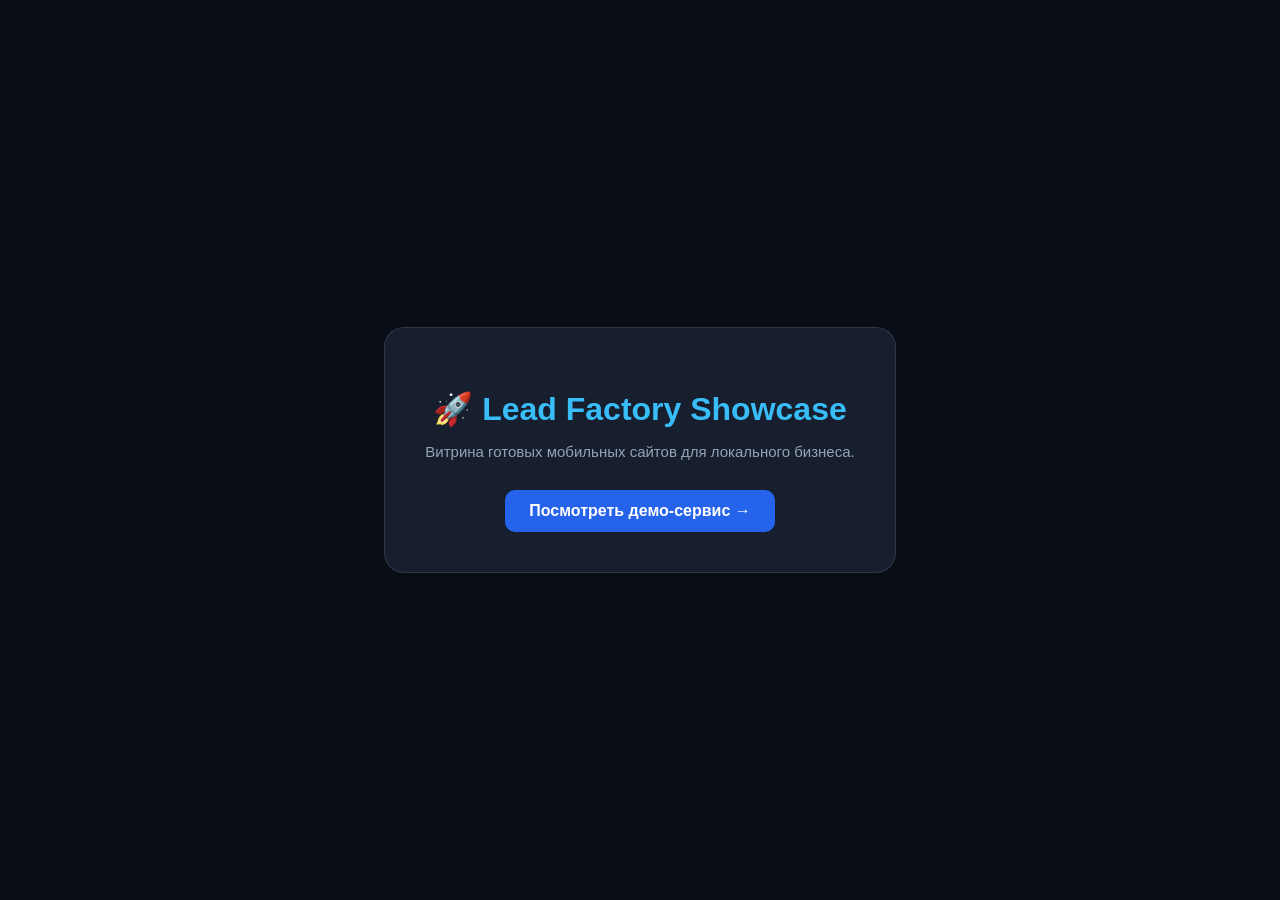
<file: index.html>
<!DOCTYPE html>
<html lang="ru">
<head>
  <meta charset="UTF-8">
  <meta name="viewport" content="width=device-width, initial-scale=1.0">
  <title>Lead Factory Demos Showcase</title>
  <style>
    body { font-family: -apple-system, BlinkMacSystemFont, 'Segoe UI', Roboto, sans-serif; background: #090d16; color: #f8fafc; display: flex; align-items: center; justify-content: center; min-height: 100vh; margin: 0; }
    .box { background: rgba(30, 41, 59, 0.7); border: 1px solid rgba(255,255,255,0.1); padding: 40px; border-radius: 20px; text-align: center; max-width: 500px; backdrop-filter: blur(10px); }
    h1 { color: #38bdf8; margin-bottom: 8px; }
    p { color: #94a3b8; font-size: 15px; }
    a.btn { display: inline-block; background: #2563eb; color: #fff; text-decoration: none; padding: 12px 24px; border-radius: 10px; font-weight: bold; margin-top: 15px; }
  </style>
</head>
<body>
  <div class="box">
    <h1>🚀 Lead Factory Showcase</h1>
    <p>Витрина готовых мобильных сайтов для локального бизнеса.</p>
    <a href="demo/" class="btn">Посмотреть демо-сервис →</a>
  </div>
</body>
</html>
</file>
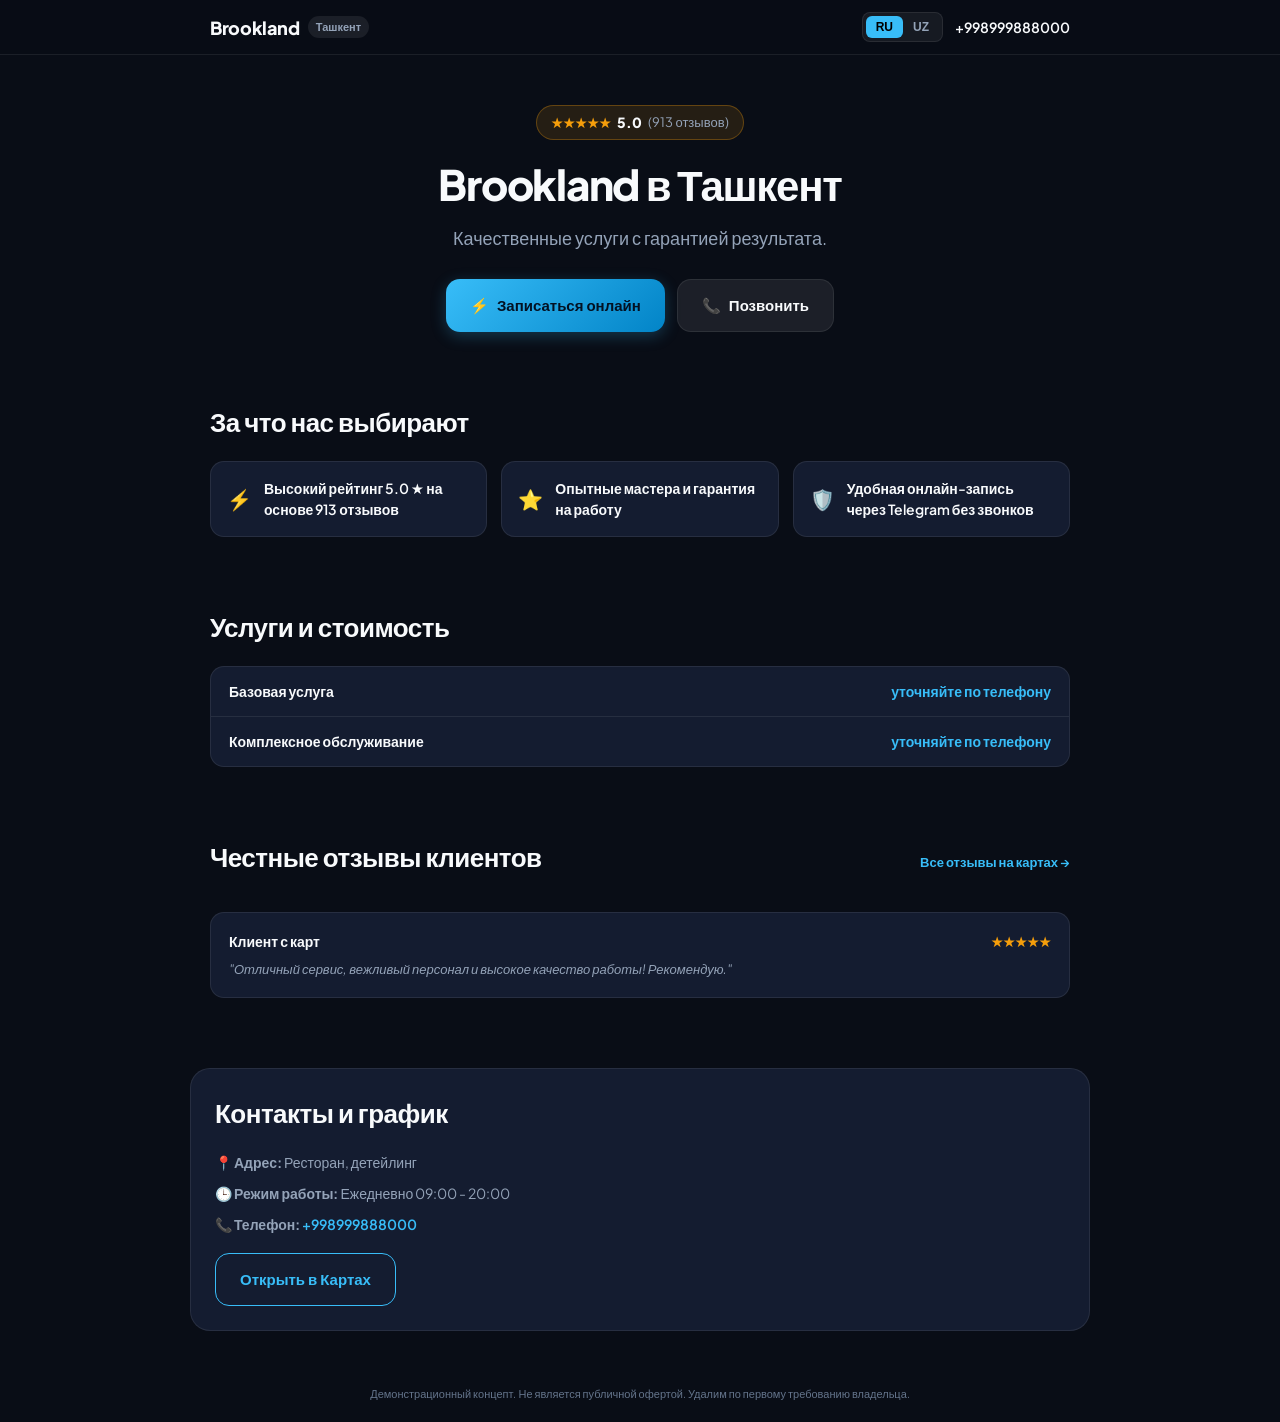
<file: brookland/index.html>
<!DOCTYPE html>
<html lang="ru">
<head>
  <meta charset="UTF-8">
  <meta name="viewport" content="width=device-width, initial-scale=1.0">
  <meta name="robots" content="noindex, nofollow">
  <title>Brookland — Ташкент</title>
  <link rel="stylesheet" href="style.css">
  <link rel="preconnect" href="https://fonts.googleapis.com">
  <link rel="preconnect" href="https://fonts.gstatic.com" crossorigin>
  <link href="https://fonts.googleapis.com/css2?family=Plus+Jakarta+Sans:wght@400;500;600;700;800&display=swap" rel="stylesheet">
</head>
<body>
  <!-- Header / Navigation -->
  <header class="site-header">
    <div class="container nav-content">
      <div class="brand">
        <span class="brand-name">Brookland</span>
        <span class="city-badge">Ташкент</span>
      </div>
      <div class="header-actions">
        <!-- Language Switcher -->
        <div class="lang-switch">
          <button id="btn-ru" class="lang-btn active" onclick="switchLang('ru')">RU</button>
          <button id="btn-uz" class="lang-btn" onclick="switchLang('uz')">UZ</button>
        </div>
        <a href="tel:+998999888000" class="phone-link">+998999888000</a>
      </div>
    </div>
  </header>

  <!-- Hero Section -->
  <section class="hero-section">
    <div class="container hero-container">
      <div class="rating-pill">
        <span class="stars">★★★★★</span>
        <span class="rating-val">5.0</span>
        <span class="reviews-count">(913 <span class="lang-text" data-ru="отзывов" data-uz="ta sharh">отзывов</span>)</span>
      </div>

      <h1 class="hero-title lang-text" data-ru="Brookland в Ташкент" data-uz="Brookland — Ташкентda">Brookland в Ташкент</h1>
      <p class="hero-subtitle lang-text" data-ru="Качественные услуги с гарантией результата." data-uz="Kafolatlangan sifatli xizmatlar.">Качественные услуги с гарантией результата.</p>

      <div class="hero-cta-group">
        <a href="https://t.me/AutoDemoBooking2_bot" target="_blank" class="btn btn-primary">
          <span class="btn-icon">⚡</span>
          <span class="lang-text" data-ru="Записаться онлайн" data-uz="Onlayn yozilish">Записаться онлайн</span>
        </a>
        <a href="tel:+998999888000" class="btn btn-secondary">
          <span class="btn-icon">📞</span>
          <span class="lang-text" data-ru="Позвонить" data-uz="Qo'ng'iroq qilish">Позвонить</span>
        </a>
      </div>
    </div>
  </section>

  <!-- Trust Points Section -->
  <section class="section trust-section">
    <div class="container">
      <h2 class="section-title lang-text" data-ru="За что нас выбирают" data-uz="Nega bizni tanlashadi">За что нас выбирают</h2>
      <div class="trust-grid">
        
        <div class="trust-item">
          <span class="trust-icon">⚡</span>
          <span class="lang-text" data-ru="Высокий рейтинг 5.0 ★ на основе 913 отзывов" data-uz="913 ta mijoz fikri asosida yuqori 5.0 ★ reyting">Высокий рейтинг 5.0 ★ на основе 913 отзывов</span>
        </div>
        

        <div class="trust-item">
          <span class="trust-icon">⭐</span>
          <span class="lang-text" data-ru="Опытные мастера и гарантия на работу" data-uz="Tajribali ustalar va kafolatlangan xizmat">Опытные мастера и гарантия на работу</span>
        </div>
        

        <div class="trust-item">
          <span class="trust-icon">🛡️</span>
          <span class="lang-text" data-ru="Удобная онлайн-запись через Telegram без звонков" data-uz="Telegram orqali qulay navbatsiz yozilish">Удобная онлайн-запись через Telegram без звонков</span>
        </div>
        
      </div>
    </div>
  </section>

  <!-- Services & Prices Section -->
  <section class="section services-section">
    <div class="container">
      <h2 class="section-title lang-text" data-ru="Услуги и стоимость" data-uz="Xizmatlar va narxlar">Услуги и стоимость</h2>
      <div class="services-list">
        
        <div class="service-row">
          <span class="service-name lang-text" data-ru="Базовая услуга" data-uz="Asosiy xizmat">Базовая услуга</span>
          <span class="service-price lang-text" data-ru="уточняйте по телефону" data-uz="telefon orqali aniqlashtiring">уточняйте по телефону</span>
        </div>
        

        <div class="service-row">
          <span class="service-name lang-text" data-ru="Комплексное обслуживание" data-uz="Kafolatlangan to'liq xizmat">Комплексное обслуживание</span>
          <span class="service-price lang-text" data-ru="уточняйте по телефону" data-uz="telefon orqali aniqlashtiring">уточняйте по телефону</span>
        </div>
        
      </div>
    </div>
  </section>

  <!-- Real Reviews Section -->
  <section class="section reviews-section">
    <div class="container">
      <div class="section-header-row">
        <h2 class="section-title lang-text" data-ru="Честные отзывы клиентов" data-uz="Mijozlarimizning samimiy fikrlari">Честные отзывы клиентов</h2>
        <a href="https://yandex.ru/maps/org/brookland/116112604844/" target="_blank" class="maps-source-link lang-text" data-ru="Все отзывы на картах →" data-uz="Xaritadagi barcha sharhlar →">Все отзывы на картах →</a>
      </div>
      <div class="reviews-grid">
        
        <div class="review-card">
          <div class="review-header">
            <strong>Клиент с карт</strong>
            <span class="stars">★★★★★</span>
          </div>
          <div class="review-text lang-text" data-ru="Отличный сервис, вежливый персонал и высокое качество работы! Рекомендую." data-uz="A'lo darajadagi servis, xushmuomala xodimlar va sifatli ish! Tavsiya qilaman.">
            "Отличный сервис, вежливый персонал и высокое качество работы! Рекомендую."
          </div>
        </div>
        
      </div>
    </div>
  </section>

  <!-- Contacts & Map Section -->
  <section class="section contacts-section">
    <div class="container contacts-card">
      <h2 class="section-title lang-text" data-ru="Контакты и график" data-uz="Aloqa va ish tartibi">Контакты и график</h2>
      <div class="contacts-info">
        <p><strong>📍 <span class="lang-text" data-ru="Адрес:" data-uz="Manzil:">Адрес:</span></strong> Ресторан, детейлинг</p>
        <p><strong>🕒 <span class="lang-text" data-ru="Режим работы:" data-uz="Ish vaqti:">Режим работы:</span></strong> <span class="lang-text" data-ru="Ежедневно 09:00 - 20:00" data-uz="Har kuni 09:00 - 20:00">Ежедневно 09:00 - 20:00</span></p>
        <p><strong>📞 <span class="lang-text" data-ru="Телефон:" data-uz="Telefon:">Телефон:</span></strong> <a href="tel:+998999888000">+998999888000</a></p>
      </div>
      <div class="map-action">
        <a href="https://yandex.ru/maps/org/brookland/116112604844/" target="_blank" class="btn btn-outline lang-text" data-ru="Открыть в Яндекс / Google Картах" data-uz="Xaritada ochish">Открыть в Картах</a>
      </div>
    </div>
  </section>

  <!-- Sticky Mobile Action Bar -->
  <div class="mobile-sticky-bar">
    <a href="tel:+998999888000" class="sticky-btn sticky-call">
      <span>📞</span> <span class="lang-text" data-ru="Позвонить" data-uz="Qo'ng'iroq">Позвонить</span>
    </a>
    <a href="https://t.me/AutoDemoBooking2_bot" target="_blank" class="sticky-btn sticky-tg">
      <span>⚡</span> <span class="lang-text" data-ru="Запись в Telegram" data-uz="Telegramda yozilish">Запись в Telegram</span>
    </a>
  </div>

  <!-- Safety Demo Disclaimer -->
  <footer class="demo-footer">
    <div class="container">
      <p class="lang-text" data-ru="Демонстрационный концепт. Не является публичной офертой. Удалим по первому требованию владельца." data-uz="Namoyish konsepsiyasi. Ommaviy oferta hisoblanmaydi. Egasi talabiga ko'ra darhol o'chiriladi.">Демонстрационный концепт. Не является публичной офертой. Удалим по первому требованию владельца.</p>
    </div>
  </footer>

  <script src="script.js"></script>
</body>
</html>
</file>
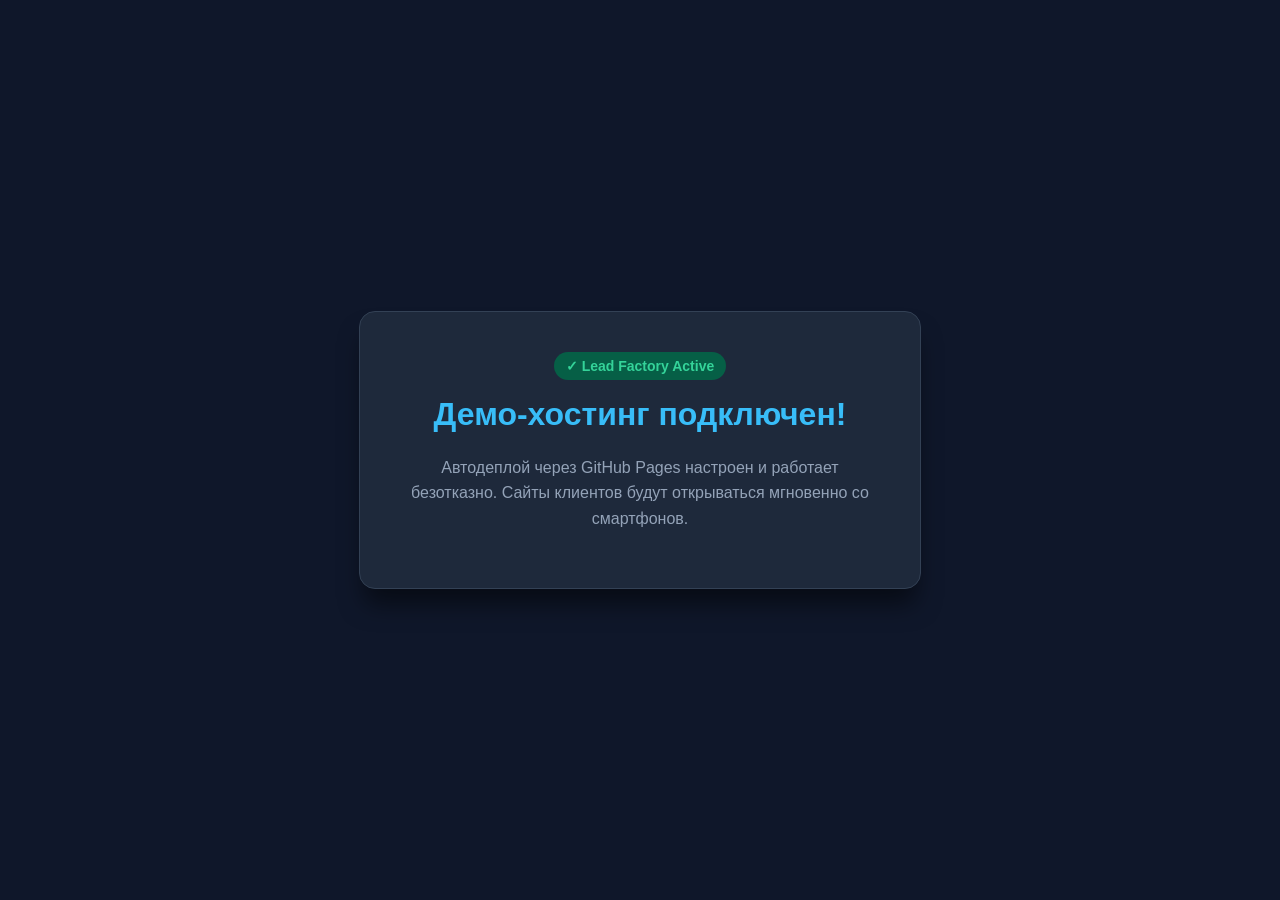
<file: demo/index.html>
<!DOCTYPE html>
<html lang="ru">
<head>
  <meta charset="UTF-8">
  <meta name="viewport" content="width=device-width, initial-scale=1.0">
  <title>Lead Factory Demo</title>
  <style>
    body { font-family: -apple-system, BlinkMacSystemFont, 'Segoe UI', Roboto, sans-serif; background: #0f172a; color: #f8fafc; display: flex; align-items: center; justify-content: center; min-height: 100vh; margin: 0; }
    .card { background: #1e293b; border: 1px solid #334155; padding: 40px; border-radius: 16px; text-align: center; max-width: 480px; box-shadow: 0 20px 25px -5px rgba(0,0,0,0.5); }
    h1 { color: #38bdf8; margin-top: 0; }
    p { color: #94a3b8; line-height: 1.6; }
    .badge { display: inline-block; background: #065f46; color: #34d399; padding: 6px 12px; border-radius: 999px; font-weight: 600; font-size: 14px; margin-bottom: 16px; }
  </style>
</head>
<body>
  <div class="card">
    <div class="badge">✓ Lead Factory Active</div>
    <h1>Демо-хостинг подключен!</h1>
    <p>Автодеплой через GitHub Pages настроен и работает безотказно. Сайты клиентов будут открываться мгновенно со смартфонов.</p>
  </div>
</body>
</html>
</file>
<file: brookland/style.css>
:root {
  --bg-primary: #090d16;
  --bg-surface: #131b2e;
  --bg-card: rgba(26, 36, 60, 0.7);
  --border-color: rgba(255, 255, 255, 0.08);
  --text-main: #f8fafc;
  --text-muted: #94a3b8;
  --accent-primary: #38bdf8;
  --accent-glow: rgba(56, 189, 248, 0.25);
  --accent-gold: #f59e0b;
  --radius-sm: 8px;
  --radius-md: 14px;
  --radius-lg: 20px;
}

* {
  box-sizing: border-box;
  margin: 0;
  padding: 0;
  -webkit-tap-highlight-color: transparent;
}

body {
  font-family: 'Plus Jakarta Sans', -apple-system, BlinkMacSystemFont, 'Segoe UI', Roboto, sans-serif;
  background-color: var(--bg-primary);
  color: var(--text-main);
  line-height: 1.5;
  padding-bottom: 75px;
}

.container {
  width: 100%;
  max-width: 900px;
  margin: 0 auto;
  padding: 0 20px;
}

/* Header */
.site-header {
  position: sticky;
  top: 0;
  z-index: 100;
  backdrop-filter: blur(12px);
  background: rgba(9, 13, 22, 0.85);
  border-bottom: 1px solid var(--border-color);
  padding: 12px 0;
}

.nav-content {
  display: flex;
  align-items: center;
  justify-content: space-between;
}

.brand {
  display: flex;
  align-items: center;
  gap: 8px;
}

.brand-name {
  font-weight: 800;
  font-size: 18px;
  letter-spacing: -0.02em;
}

.city-badge {
  background: rgba(255, 255, 255, 0.08);
  color: var(--text-muted);
  font-size: 11px;
  font-weight: 600;
  padding: 3px 8px;
  border-radius: 999px;
}

.header-actions {
  display: flex;
  align-items: center;
  gap: 12px;
}

.phone-link {
  color: var(--text-main);
  text-decoration: none;
  font-weight: 600;
  font-size: 14px;
}

/* Language switch */
.lang-switch {
  display: flex;
  background: rgba(255, 255, 255, 0.06);
  border-radius: 8px;
  padding: 3px;
  border: 1px solid var(--border-color);
}

.lang-btn {
  background: none;
  border: none;
  color: var(--text-muted);
  padding: 4px 10px;
  font-size: 12px;
  font-weight: 700;
  cursor: pointer;
  border-radius: 6px;
  transition: all 0.2s ease;
}

.lang-btn.active {
  background: var(--accent-primary);
  color: #000;
}

/* Hero Section */
.hero-section {
  padding: 50px 0 35px;
  text-align: center;
}

.rating-pill {
  display: inline-flex;
  align-items: center;
  gap: 6px;
  background: rgba(245, 158, 11, 0.12);
  border: 1px solid rgba(245, 158, 11, 0.3);
  padding: 6px 14px;
  border-radius: 999px;
  margin-bottom: 20px;
}

.rating-pill .stars {
  color: var(--accent-gold);
  font-size: 14px;
}

.rating-val {
  font-weight: 800;
  font-size: 14px;
  color: var(--text-main);
}

.reviews-count {
  color: var(--text-muted);
  font-size: 13px;
}

.hero-title {
  font-size: clamp(26px, 5vw, 42px);
  font-weight: 800;
  letter-spacing: -0.03em;
  line-height: 1.15;
  margin-bottom: 16px;
}

.hero-subtitle {
  font-size: clamp(15px, 2.5vw, 18px);
  color: var(--text-muted);
  max-width: 650px;
  margin: 0 auto 28px;
}

.hero-cta-group {
  display: flex;
  justify-content: center;
  gap: 12px;
  flex-wrap: wrap;
}

.btn {
  display: inline-flex;
  align-items: center;
  justify-content: center;
  gap: 8px;
  padding: 14px 24px;
  border-radius: var(--radius-md);
  font-weight: 700;
  font-size: 15px;
  text-decoration: none;
  min-height: 48px;
  cursor: pointer;
  transition: transform 0.15s ease, box-shadow 0.15s ease;
}

.btn:active {
  transform: scale(0.98);
}

.btn-primary {
  background: linear-gradient(135deg, #38bdf8 0%, #0284c7 100%);
  color: #031122;
  box-shadow: 0 4px 15px var(--accent-glow);
}

.btn-secondary {
  background: rgba(255, 255, 255, 0.08);
  color: var(--text-main);
  border: 1px solid var(--border-color);
}

.btn-outline {
  border: 1px solid var(--accent-primary);
  color: var(--accent-primary);
}

/* Sections */
.section {
  padding: 35px 0;
}

.section-title {
  font-size: clamp(20px, 3.5vw, 26px);
  font-weight: 800;
  letter-spacing: -0.02em;
  margin-bottom: 20px;
}

.section-header-row {
  display: flex;
  align-items: baseline;
  justify-content: space-between;
  margin-bottom: 16px;
  flex-wrap: wrap;
  gap: 8px;
}

.maps-source-link {
  color: var(--accent-primary);
  text-decoration: none;
  font-size: 13px;
  font-weight: 600;
}

/* Trust Grid */
.trust-grid {
  display: grid;
  grid-template-columns: repeat(auto-fit, minmax(260px, 1fr));
  gap: 14px;
}

.trust-item {
  background: var(--bg-card);
  border: 1px solid var(--border-color);
  padding: 16px;
  border-radius: var(--radius-md);
  display: flex;
  align-items: center;
  gap: 12px;
  font-size: 14px;
  font-weight: 600;
}

.trust-icon {
  font-size: 20px;
}

/* Services */
.services-list {
  background: var(--bg-card);
  border: 1px solid var(--border-color);
  border-radius: var(--radius-md);
  overflow: hidden;
}

.service-row {
  display: flex;
  justify-content: space-between;
  align-items: center;
  padding: 14px 18px;
  border-bottom: 1px solid var(--border-color);
}

.service-row:last-child {
  border-bottom: none;
}

.service-name {
  font-weight: 600;
  font-size: 14px;
}

.service-price {
  color: var(--accent-primary);
  font-weight: 700;
  font-size: 14px;
}

/* Reviews */
.reviews-grid {
  display: grid;
  grid-template-columns: repeat(auto-fit, minmax(270px, 1fr));
  gap: 14px;
}

.review-card {
  background: var(--bg-card);
  border: 1px solid var(--border-color);
  border-radius: var(--radius-md);
  padding: 18px;
}

.review-header {
  display: flex;
  justify-content: space-between;
  margin-bottom: 8px;
  font-size: 14px;
}

.review-header .stars {
  color: var(--accent-gold);
}

.review-text {
  color: var(--text-muted);
  font-size: 13px;
  line-height: 1.5;
  font-style: italic;
}

/* Contacts */
.contacts-card {
  background: var(--bg-card);
  border: 1px solid var(--border-color);
  border-radius: var(--radius-lg);
  padding: 24px;
}

.contacts-info p {
  margin-bottom: 10px;
  font-size: 14px;
  color: var(--text-muted);
}

.contacts-info a {
  color: var(--accent-primary);
  text-decoration: none;
  font-weight: 600;
}

.map-action {
  margin-top: 18px;
}

/* Mobile Sticky Bar */
.mobile-sticky-bar {
  position: fixed;
  bottom: 0;
  left: 0;
  right: 0;
  background: rgba(9, 13, 22, 0.95);
  backdrop-filter: blur(14px);
  border-top: 1px solid var(--border-color);
  display: flex;
  padding: 10px 14px;
  gap: 10px;
  z-index: 999;
}

.sticky-btn {
  flex: 1;
  display: flex;
  align-items: center;
  justify-content: center;
  gap: 6px;
  padding: 12px 10px;
  border-radius: 12px;
  text-decoration: none;
  font-weight: 700;
  font-size: 14px;
  min-height: 46px;
}

.sticky-call {
  background: rgba(255, 255, 255, 0.1);
  color: #fff;
  border: 1px solid var(--border-color);
}

.sticky-tg {
  background: linear-gradient(135deg, #229ed9 0%, #177ba7 100%);
  color: #fff;
}

/* Footer Disclaimer */
.demo-footer {
  text-align: center;
  padding: 20px 0;
  color: #64748b;
  font-size: 11px;
}

@media (min-width: 768px) {
  .mobile-sticky-bar {
    display: none;
  }
  body {
    padding-bottom: 0;
  }
}
</file>
